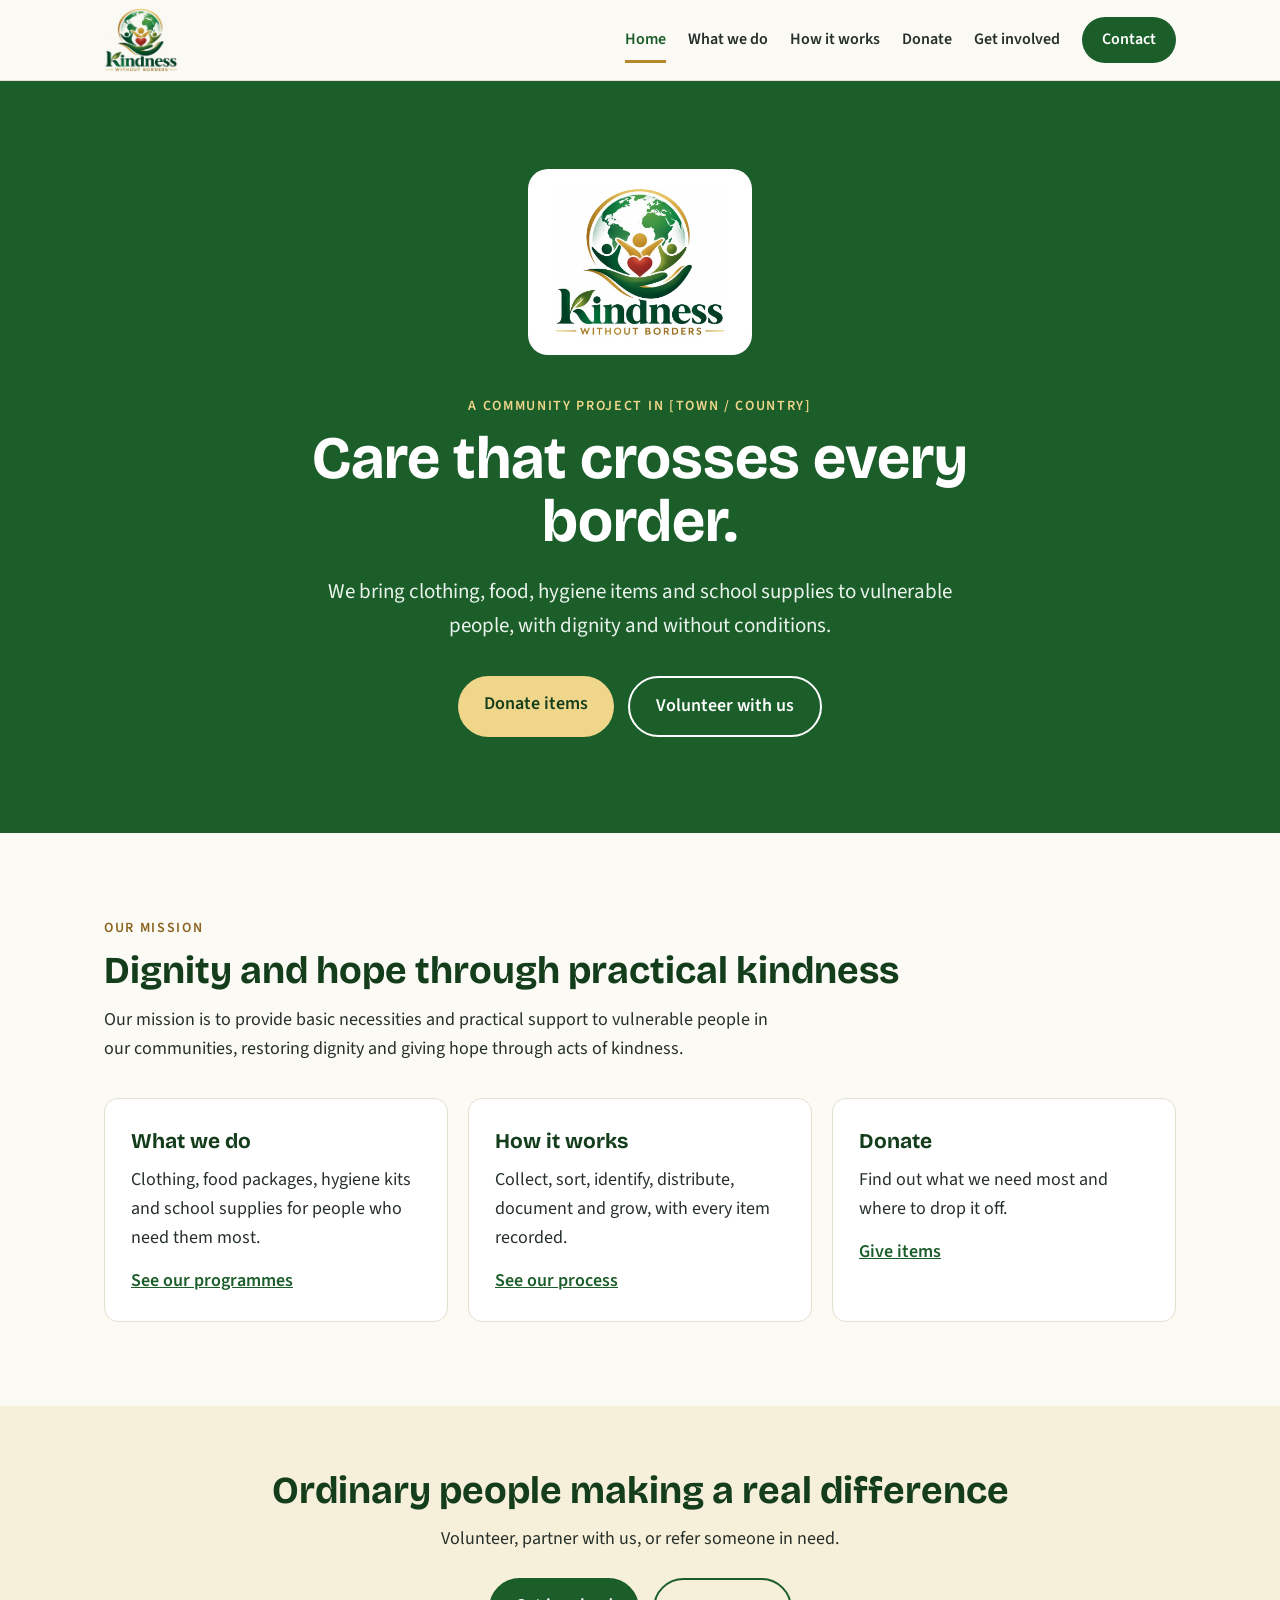
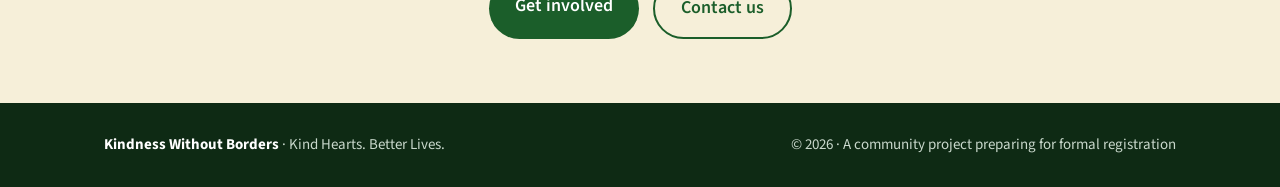
<file: index.html>
<!DOCTYPE html>
<html lang="en">
<head>
<meta charset="utf-8">
<meta name="viewport" content="width=device-width, initial-scale=1">
<title>Home | Kindness Without Borders</title>
<meta name="description" content="Kindness Without Borders gives clothing, food, hygiene items and school supplies to vulnerable people, with dignity and without conditions.">
<link rel="icon" href="logo.jpg">
<link rel="preconnect" href="https://fonts.googleapis.com">
<link rel="preconnect" href="https://fonts.gstatic.com" crossorigin>
<link href="https://fonts.googleapis.com/css2?family=Bricolage+Grotesque:wght@600;700&family=Source+Sans+3:wght@400;600&display=swap" rel="stylesheet">
<link rel="stylesheet" href="style.css">
</head>
<body>
<header>
  <div class="wrap bar">
    <a class="brand" href="index.html" aria-label="Kindness Without Borders home"><img src="logo.jpg" alt="Kindness Without Borders logo" width="73" height="64"></a>
    <button class="menu-btn" id="menuBtn" aria-expanded="false" aria-controls="mainNav">Menu</button>
    <nav id="mainNav" aria-label="Main">
      <ul>
        <li><a href="index.html" aria-current="page">Home</a></li>
        <li><a href="what-we-do.html">What we do</a></li>
        <li><a href="how-it-works.html">How it works</a></li>
        <li><a href="donate.html">Donate</a></li>
        <li><a href="get-involved.html">Get involved</a></li>
        <li><a class="cta" href="contact.html">Contact</a></li>
      </ul>
    </nav>
  </div>
</header>
<main>
<section class="hero"><div class="wrap">
  <div class="hero-logo"><img src="logo.jpg" alt="Kindness Without Borders"></div>
  <p class="eyebrow">A community project in [TOWN / COUNTRY]</p>
  <h1>Care that crosses every border.</h1>
  <p class="sub">We bring clothing, food, hygiene items and school supplies to vulnerable people, with dignity and without conditions.</p>
  <div class="actions"><a class="btn btn-gold" href="donate.html">Donate items</a><a class="btn btn-outline" href="get-involved.html">Volunteer with us</a></div>
</div></section>
<section class="section"><div class="wrap">
  <p class="eyebrow">Our mission</p>
  <h2 class="h2">Dignity and hope through practical kindness</h2>
  <p class="lead">Our mission is to provide basic necessities and practical support to vulnerable people in our communities, restoring dignity and giving hope through acts of kindness.</p>
  <div class="grid wide"><div class="card  reveal"><h3>What we do</h3><p>Clothing, food packages, hygiene kits and school supplies for people who need them most.</p><p class="links" style="margin-top:14px"><a href="what-we-do.html">See our programmes</a></p></div><div class="card  reveal"><h3>How it works</h3><p>Collect, sort, identify, distribute, document and grow, with every item recorded.</p><p class="links" style="margin-top:14px"><a href="how-it-works.html">See our process</a></p></div><div class="card  reveal"><h3>Donate</h3><p>Find out what we need most and where to drop it off.</p><p class="links" style="margin-top:14px"><a href="donate.html">Give items</a></p></div></div></div></section><section class="cta-band"><div class="wrap"><h2 class="h2">Ordinary people making a real difference</h2><p>Volunteer, partner with us, or refer someone in need.</p><div class="actions"><a class="btn btn-green" href="get-involved.html">Get involved</a><a class="btn btn-outline" style="color:var(--green);border-color:var(--green)" href="contact.html">Contact us</a></div></div></section>
</main>
<footer>
  <div class="wrap">
    <span><strong>Kindness Without Borders</strong> · Kind Hearts. Better Lives.</span>
    <span>&copy; <span id="year"></span> · A community project preparing for formal registration</span>
  </div>
</footer>
<script src="script.js"></script>
</body>
</html>
</file>
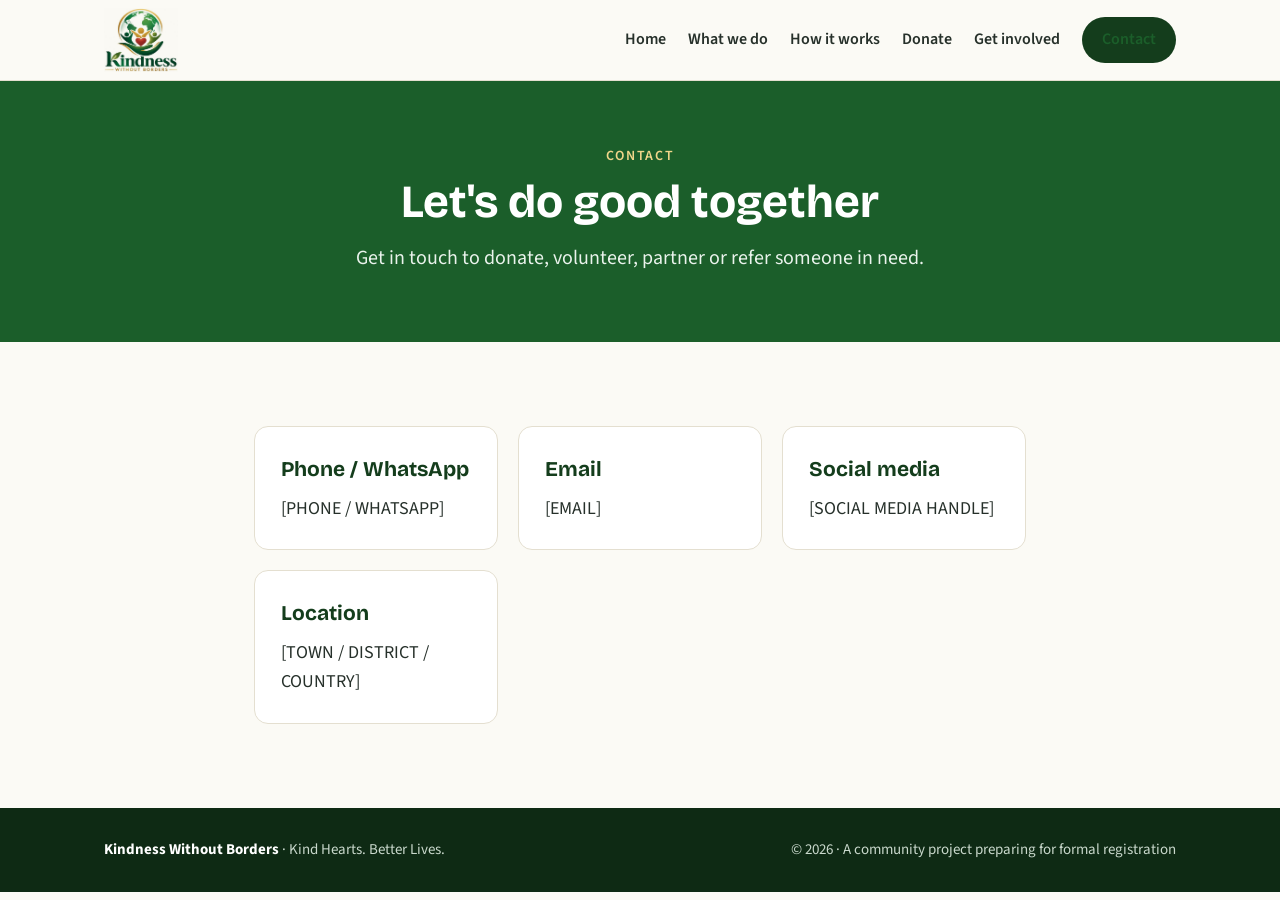
<file: contact.html>
<!DOCTYPE html>
<html lang="en">
<head>
<meta charset="utf-8">
<meta name="viewport" content="width=device-width, initial-scale=1">
<title>Contact | Kindness Without Borders</title>
<meta name="description" content="Contact Kindness Without Borders to donate, volunteer, partner or refer someone.">
<link rel="icon" href="logo.jpg">
<link rel="preconnect" href="https://fonts.googleapis.com">
<link rel="preconnect" href="https://fonts.gstatic.com" crossorigin>
<link href="https://fonts.googleapis.com/css2?family=Bricolage+Grotesque:wght@600;700&family=Source+Sans+3:wght@400;600&display=swap" rel="stylesheet">
<link rel="stylesheet" href="style.css">
</head>
<body>
<header>
  <div class="wrap bar">
    <a class="brand" href="index.html" aria-label="Kindness Without Borders home"><img src="logo.jpg" alt="Kindness Without Borders logo" width="73" height="64"></a>
    <button class="menu-btn" id="menuBtn" aria-expanded="false" aria-controls="mainNav">Menu</button>
    <nav id="mainNav" aria-label="Main">
      <ul>
        <li><a href="index.html">Home</a></li>
        <li><a href="what-we-do.html">What we do</a></li>
        <li><a href="how-it-works.html">How it works</a></li>
        <li><a href="donate.html">Donate</a></li>
        <li><a href="get-involved.html">Get involved</a></li>
        <li><a class="cta" href="contact.html" aria-current="page">Contact</a></li>
      </ul>
    </nav>
  </div>
</header>
<main>
<section class="page-hero"><div class="wrap"><p class="eyebrow">Contact</p><h1>Let's do good together</h1><p class="sub">Get in touch to donate, volunteer, partner or refer someone in need.</p></div></section>
<section class="section"><div class="wrap" style="max-width:820px"><div class="grid">
  <div class="card"><h3>Phone / WhatsApp</h3><p>[PHONE / WHATSAPP]</p></div>
  <div class="card"><h3>Email</h3><p>[EMAIL]</p></div>
  <div class="card"><h3>Social media</h3><p>[SOCIAL MEDIA HANDLE]</p></div>
  <div class="card"><h3>Location</h3><p>[TOWN / DISTRICT / COUNTRY]</p></div>
</div></div></section>
</main>
<footer>
  <div class="wrap">
    <span><strong>Kindness Without Borders</strong> · Kind Hearts. Better Lives.</span>
    <span>&copy; <span id="year"></span> · A community project preparing for formal registration</span>
  </div>
</footer>
<script src="script.js"></script>
</body>
</html>
</file>
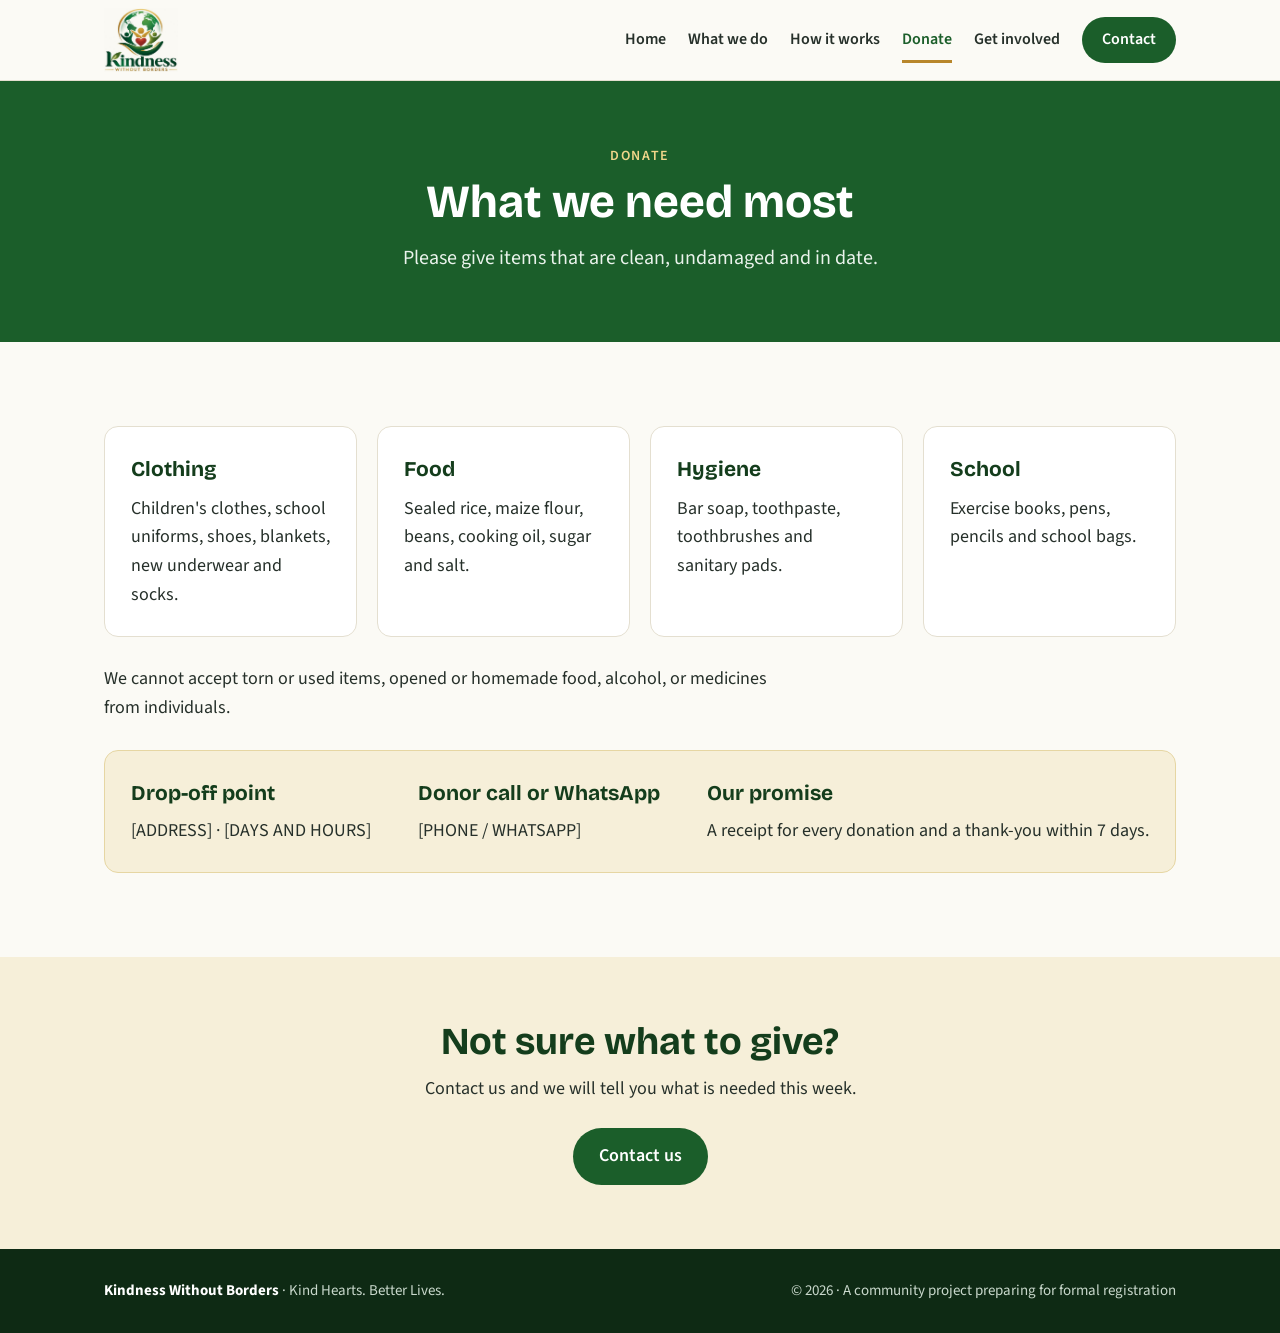
<file: donate.html>
<!DOCTYPE html>
<html lang="en">
<head>
<meta charset="utf-8">
<meta name="viewport" content="width=device-width, initial-scale=1">
<title>Donate | Kindness Without Borders</title>
<meta name="description" content="What we need most and where to drop off clothing, food, hygiene items and school supplies.">
<link rel="icon" href="logo.jpg">
<link rel="preconnect" href="https://fonts.googleapis.com">
<link rel="preconnect" href="https://fonts.gstatic.com" crossorigin>
<link href="https://fonts.googleapis.com/css2?family=Bricolage+Grotesque:wght@600;700&family=Source+Sans+3:wght@400;600&display=swap" rel="stylesheet">
<link rel="stylesheet" href="style.css">
</head>
<body>
<header>
  <div class="wrap bar">
    <a class="brand" href="index.html" aria-label="Kindness Without Borders home"><img src="logo.jpg" alt="Kindness Without Borders logo" width="73" height="64"></a>
    <button class="menu-btn" id="menuBtn" aria-expanded="false" aria-controls="mainNav">Menu</button>
    <nav id="mainNav" aria-label="Main">
      <ul>
        <li><a href="index.html">Home</a></li>
        <li><a href="what-we-do.html">What we do</a></li>
        <li><a href="how-it-works.html">How it works</a></li>
        <li><a href="donate.html" aria-current="page">Donate</a></li>
        <li><a href="get-involved.html">Get involved</a></li>
        <li><a class="cta" href="contact.html">Contact</a></li>
      </ul>
    </nav>
  </div>
</header>
<main>
<section class="page-hero"><div class="wrap"><p class="eyebrow">Donate</p><h1>What we need most</h1><p class="sub">Please give items that are clean, undamaged and in date.</p></div></section>
<section class="section"><div class="wrap"><div class="grid"><div class="card  reveal"><h3>Clothing</h3><p>Children's clothes, school uniforms, shoes, blankets, new underwear and socks.</p></div><div class="card  reveal"><h3>Food</h3><p>Sealed rice, maize flour, beans, cooking oil, sugar and salt.</p></div><div class="card  reveal"><h3>Hygiene</h3><p>Bar soap, toothpaste, toothbrushes and sanitary pads.</p></div><div class="card  reveal"><h3>School</h3><p>Exercise books, pens, pencils and school bags.</p></div></div>
<p class="lead" style="margin-top:28px;margin-bottom:0">We cannot accept torn or used items, opened or homemade food, alcohol, or medicines from individuals.</p>
<div class="card sand strip" style="margin-top:28px">
  <div><h3>Drop-off point</h3><p>[ADDRESS] · [DAYS AND HOURS]</p></div>
  <div><h3>Donor call or WhatsApp</h3><p>[PHONE / WHATSAPP]</p></div>
  <div><h3>Our promise</h3><p>A receipt for every donation and a thank-you within 7 days.</p></div>
</div></div></section><section class="cta-band"><div class="wrap"><h2 class="h2">Not sure what to give?</h2><p>Contact us and we will tell you what is needed this week.</p><div class="actions"><a class="btn btn-green" href="contact.html">Contact us</a></div></div></section>
</main>
<footer>
  <div class="wrap">
    <span><strong>Kindness Without Borders</strong> · Kind Hearts. Better Lives.</span>
    <span>&copy; <span id="year"></span> · A community project preparing for formal registration</span>
  </div>
</footer>
<script src="script.js"></script>
</body>
</html>
</file>
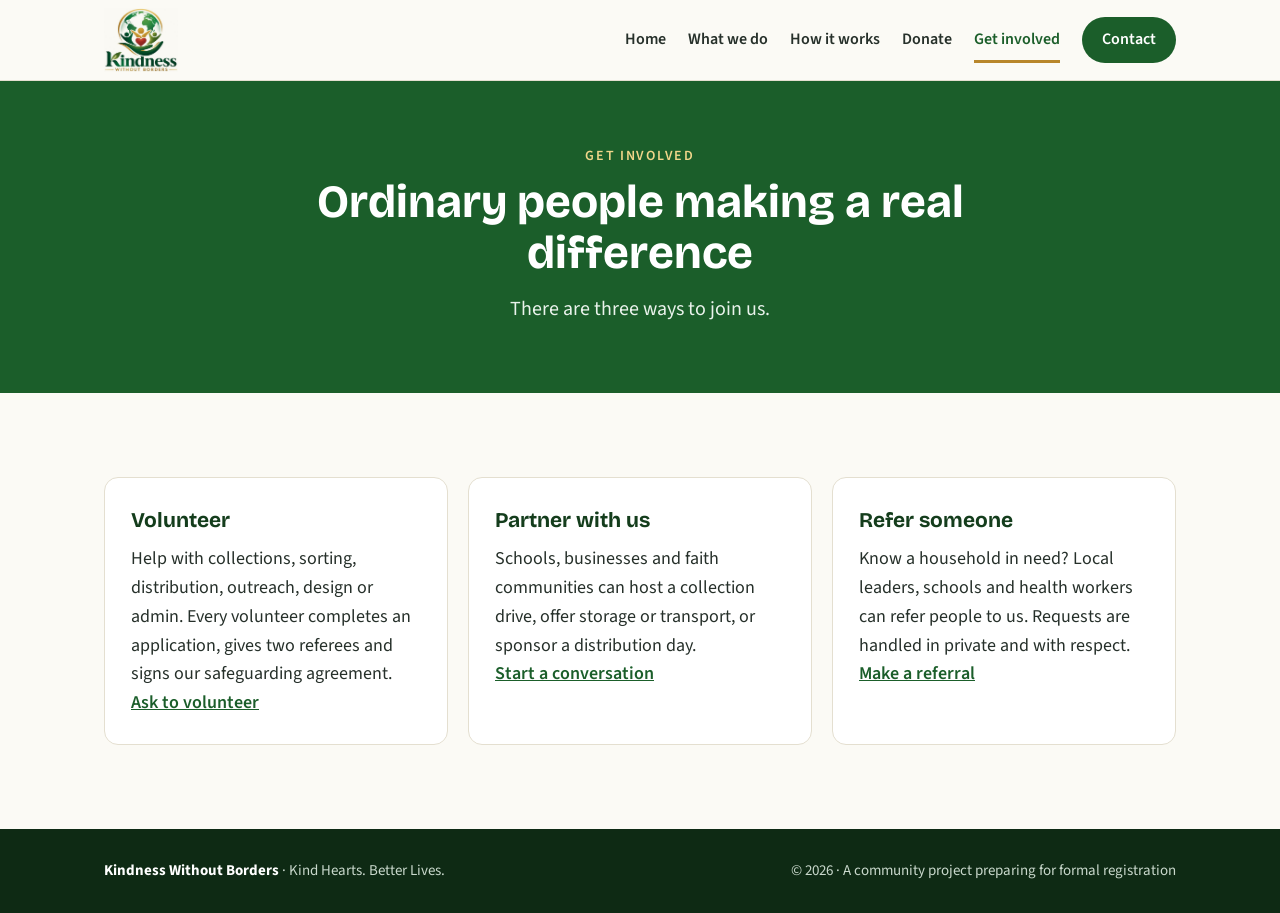
<file: get-involved.html>
<!DOCTYPE html>
<html lang="en">
<head>
<meta charset="utf-8">
<meta name="viewport" content="width=device-width, initial-scale=1">
<title>Get involved | Kindness Without Borders</title>
<meta name="description" content="Volunteer, partner with Kindness Without Borders, or refer someone in need.">
<link rel="icon" href="logo.jpg">
<link rel="preconnect" href="https://fonts.googleapis.com">
<link rel="preconnect" href="https://fonts.gstatic.com" crossorigin>
<link href="https://fonts.googleapis.com/css2?family=Bricolage+Grotesque:wght@600;700&family=Source+Sans+3:wght@400;600&display=swap" rel="stylesheet">
<link rel="stylesheet" href="style.css">
</head>
<body>
<header>
  <div class="wrap bar">
    <a class="brand" href="index.html" aria-label="Kindness Without Borders home"><img src="logo.jpg" alt="Kindness Without Borders logo" width="73" height="64"></a>
    <button class="menu-btn" id="menuBtn" aria-expanded="false" aria-controls="mainNav">Menu</button>
    <nav id="mainNav" aria-label="Main">
      <ul>
        <li><a href="index.html">Home</a></li>
        <li><a href="what-we-do.html">What we do</a></li>
        <li><a href="how-it-works.html">How it works</a></li>
        <li><a href="donate.html">Donate</a></li>
        <li><a href="get-involved.html" aria-current="page">Get involved</a></li>
        <li><a class="cta" href="contact.html">Contact</a></li>
      </ul>
    </nav>
  </div>
</header>
<main>
<section class="page-hero"><div class="wrap"><p class="eyebrow">Get involved</p><h1>Ordinary people making a real difference</h1><p class="sub">There are three ways to join us.</p></div></section>
<section class="section"><div class="wrap"><div class="grid wide"><div class="card  reveal"><h3>Volunteer</h3><p>Help with collections, sorting, distribution, outreach, design or admin. Every volunteer completes an application, gives two referees and signs our safeguarding agreement.</p><p class="links"><a href="contact.html">Ask to volunteer</a></p></div><div class="card  reveal"><h3>Partner with us</h3><p>Schools, businesses and faith communities can host a collection drive, offer storage or transport, or sponsor a distribution day.</p><p class="links"><a href="contact.html">Start a conversation</a></p></div><div class="card  reveal"><h3>Refer someone</h3><p>Know a household in need? Local leaders, schools and health workers can refer people to us. Requests are handled in private and with respect.</p><p class="links"><a href="contact.html">Make a referral</a></p></div></div></div></section>
</main>
<footer>
  <div class="wrap">
    <span><strong>Kindness Without Borders</strong> · Kind Hearts. Better Lives.</span>
    <span>&copy; <span id="year"></span> · A community project preparing for formal registration</span>
  </div>
</footer>
<script src="script.js"></script>
</body>
</html>
</file>
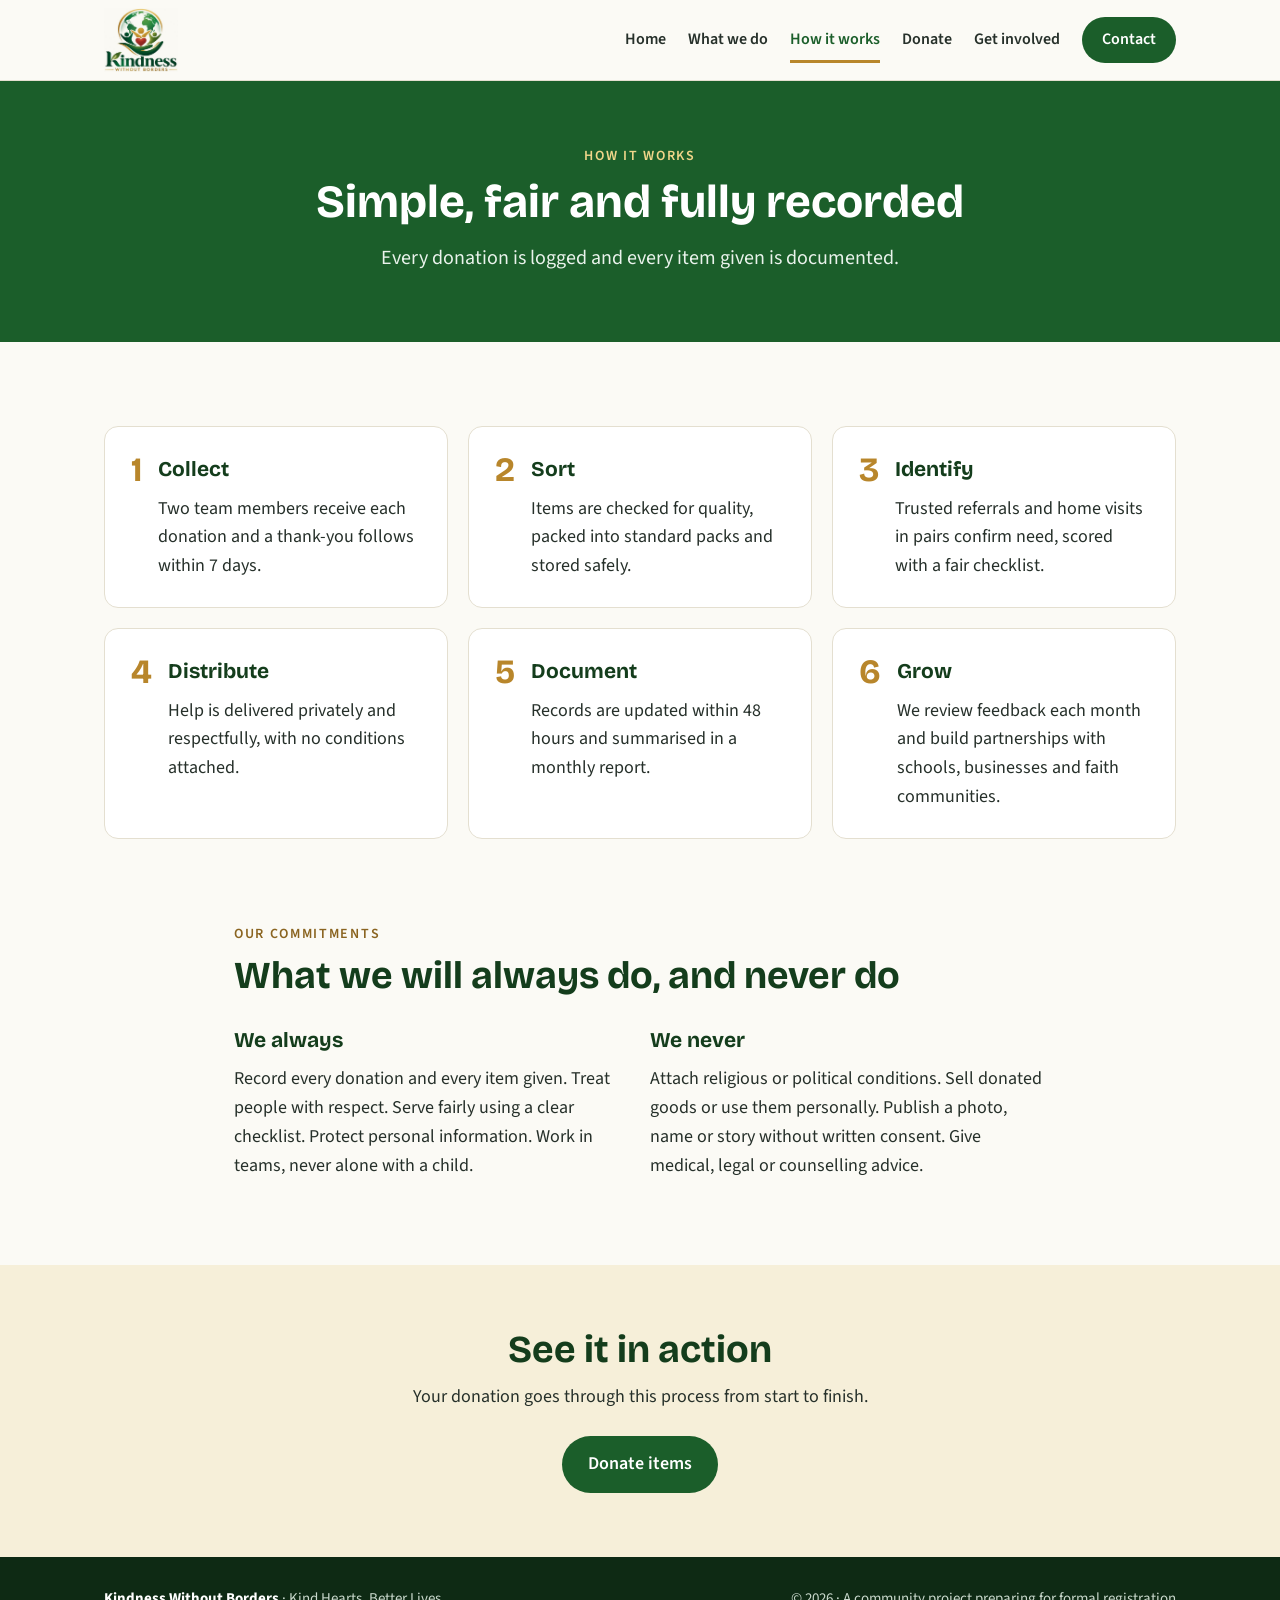
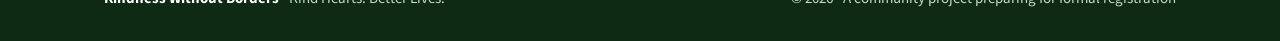
<file: how-it-works.html>
<!DOCTYPE html>
<html lang="en">
<head>
<meta charset="utf-8">
<meta name="viewport" content="width=device-width, initial-scale=1">
<title>How it works | Kindness Without Borders</title>
<meta name="description" content="Our six-step process: collect, sort, identify, distribute, document and grow.">
<link rel="icon" href="logo.jpg">
<link rel="preconnect" href="https://fonts.googleapis.com">
<link rel="preconnect" href="https://fonts.gstatic.com" crossorigin>
<link href="https://fonts.googleapis.com/css2?family=Bricolage+Grotesque:wght@600;700&family=Source+Sans+3:wght@400;600&display=swap" rel="stylesheet">
<link rel="stylesheet" href="style.css">
</head>
<body>
<header>
  <div class="wrap bar">
    <a class="brand" href="index.html" aria-label="Kindness Without Borders home"><img src="logo.jpg" alt="Kindness Without Borders logo" width="73" height="64"></a>
    <button class="menu-btn" id="menuBtn" aria-expanded="false" aria-controls="mainNav">Menu</button>
    <nav id="mainNav" aria-label="Main">
      <ul>
        <li><a href="index.html">Home</a></li>
        <li><a href="what-we-do.html">What we do</a></li>
        <li><a href="how-it-works.html" aria-current="page">How it works</a></li>
        <li><a href="donate.html">Donate</a></li>
        <li><a href="get-involved.html">Get involved</a></li>
        <li><a class="cta" href="contact.html">Contact</a></li>
      </ul>
    </nav>
  </div>
</header>
<main>
<section class="page-hero"><div class="wrap"><p class="eyebrow">How it works</p><h1>Simple, fair and fully recorded</h1><p class="sub">Every donation is logged and every item given is documented.</p></div></section>
<section class="section"><div class="wrap"><div class="grid wide"><div class="card step reveal"><span class="num">1</span><div><h3>Collect</h3><p>Two team members receive each donation and a thank-you follows within 7 days.</p></div></div><div class="card step reveal"><span class="num">2</span><div><h3>Sort</h3><p>Items are checked for quality, packed into standard packs and stored safely.</p></div></div><div class="card step reveal"><span class="num">3</span><div><h3>Identify</h3><p>Trusted referrals and home visits in pairs confirm need, scored with a fair checklist.</p></div></div><div class="card step reveal"><span class="num">4</span><div><h3>Distribute</h3><p>Help is delivered privately and respectfully, with no conditions attached.</p></div></div><div class="card step reveal"><span class="num">5</span><div><h3>Document</h3><p>Records are updated within 48 hours and summarised in a monthly report.</p></div></div><div class="card step reveal"><span class="num">6</span><div><h3>Grow</h3><p>We review feedback each month and build partnerships with schools, businesses and faith communities.</p></div></div></div></div></section>
<section class="section" style="padding-top:0"><div class="wrap" style="max-width:860px">
  <p class="eyebrow">Our commitments</p><h2 class="h2" style="margin-bottom:26px">What we will always do, and never do</h2>
  <div class="grid wide">
    <div><h3 style="margin-bottom:8px">We always</h3><p>Record every donation and every item given. Treat people with respect. Serve fairly using a clear checklist. Protect personal information. Work in teams, never alone with a child.</p></div>
    <div><h3 style="margin-bottom:8px">We never</h3><p>Attach religious or political conditions. Sell donated goods or use them personally. Publish a photo, name or story without written consent. Give medical, legal or counselling advice.</p></div>
  </div></div></section><section class="cta-band"><div class="wrap"><h2 class="h2">See it in action</h2><p>Your donation goes through this process from start to finish.</p><div class="actions"><a class="btn btn-green" href="donate.html">Donate items</a></div></div></section>
</main>
<footer>
  <div class="wrap">
    <span><strong>Kindness Without Borders</strong> · Kind Hearts. Better Lives.</span>
    <span>&copy; <span id="year"></span> · A community project preparing for formal registration</span>
  </div>
</footer>
<script src="script.js"></script>
</body>
</html>
</file>
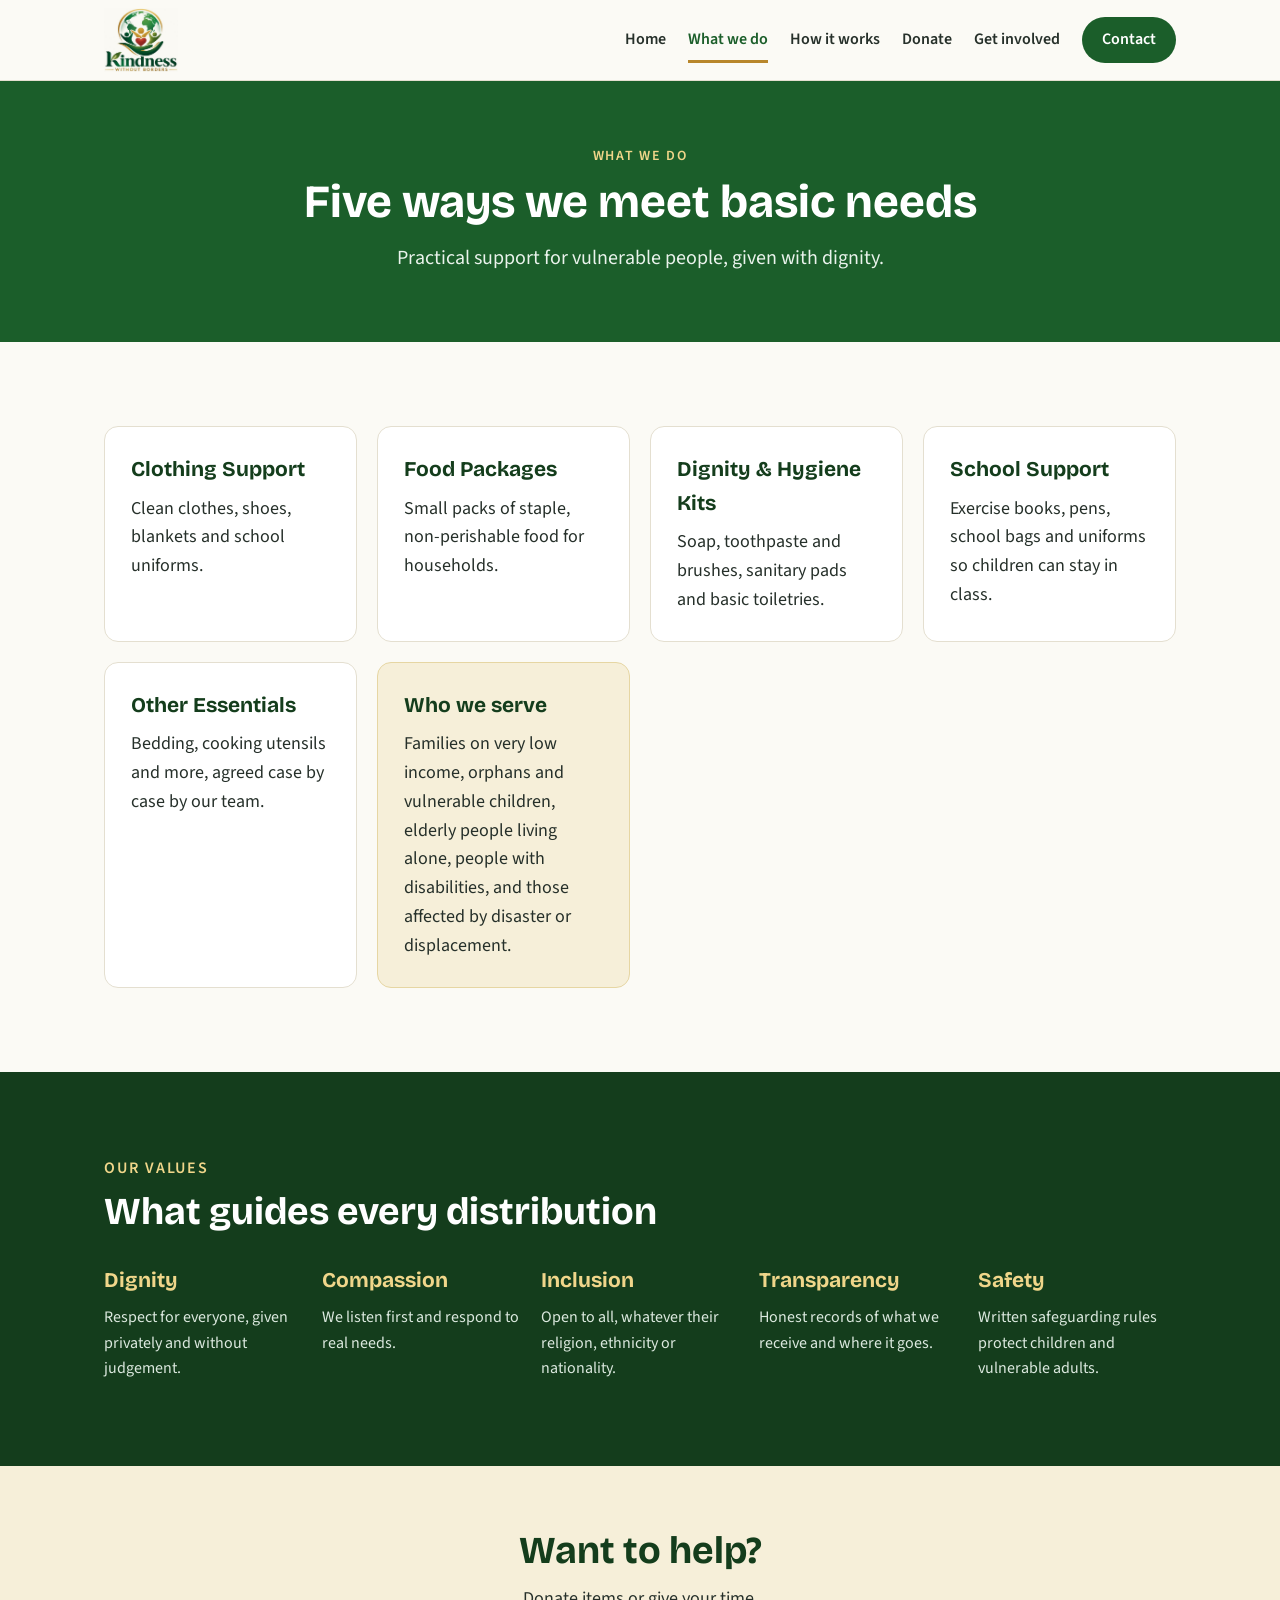
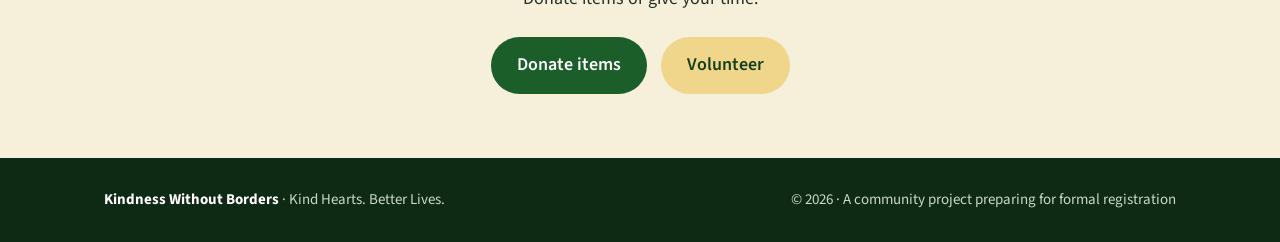
<file: what-we-do.html>
<!DOCTYPE html>
<html lang="en">
<head>
<meta charset="utf-8">
<meta name="viewport" content="width=device-width, initial-scale=1">
<title>What we do | Kindness Without Borders</title>
<meta name="description" content="Our five programmes: clothing, food, hygiene kits, school support and other essentials.">
<link rel="icon" href="logo.jpg">
<link rel="preconnect" href="https://fonts.googleapis.com">
<link rel="preconnect" href="https://fonts.gstatic.com" crossorigin>
<link href="https://fonts.googleapis.com/css2?family=Bricolage+Grotesque:wght@600;700&family=Source+Sans+3:wght@400;600&display=swap" rel="stylesheet">
<link rel="stylesheet" href="style.css">
</head>
<body>
<header>
  <div class="wrap bar">
    <a class="brand" href="index.html" aria-label="Kindness Without Borders home"><img src="logo.jpg" alt="Kindness Without Borders logo" width="73" height="64"></a>
    <button class="menu-btn" id="menuBtn" aria-expanded="false" aria-controls="mainNav">Menu</button>
    <nav id="mainNav" aria-label="Main">
      <ul>
        <li><a href="index.html">Home</a></li>
        <li><a href="what-we-do.html" aria-current="page">What we do</a></li>
        <li><a href="how-it-works.html">How it works</a></li>
        <li><a href="donate.html">Donate</a></li>
        <li><a href="get-involved.html">Get involved</a></li>
        <li><a class="cta" href="contact.html">Contact</a></li>
      </ul>
    </nav>
  </div>
</header>
<main>
<section class="page-hero"><div class="wrap"><p class="eyebrow">What we do</p><h1>Five ways we meet basic needs</h1><p class="sub">Practical support for vulnerable people, given with dignity.</p></div></section>
<section class="section"><div class="wrap"><div class="grid"><div class="card  reveal"><h3>Clothing Support</h3><p>Clean clothes, shoes, blankets and school uniforms.</p></div><div class="card  reveal"><h3>Food Packages</h3><p>Small packs of staple, non-perishable food for households.</p></div><div class="card  reveal"><h3>Dignity &amp; Hygiene Kits</h3><p>Soap, toothpaste and brushes, sanitary pads and basic toiletries.</p></div><div class="card  reveal"><h3>School Support</h3><p>Exercise books, pens, school bags and uniforms so children can stay in class.</p></div><div class="card  reveal"><h3>Other Essentials</h3><p>Bedding, cooking utensils and more, agreed case by case by our team.</p></div><div class="card sand reveal"><h3>Who we serve</h3><p>Families on very low income, orphans and vulnerable children, elderly people living alone, people with disabilities, and those affected by disaster or displacement.</p></div></div></div></section>
<section class="section values"><div class="wrap">
  <p class="eyebrow">Our values</p><h2 class="h2">What guides every distribution</h2>
  <div class="grid">
    <div><h3>Dignity</h3><p>Respect for everyone, given privately and without judgement.</p></div>
    <div><h3>Compassion</h3><p>We listen first and respond to real needs.</p></div>
    <div><h3>Inclusion</h3><p>Open to all, whatever their religion, ethnicity or nationality.</p></div>
    <div><h3>Transparency</h3><p>Honest records of what we receive and where it goes.</p></div>
    <div><h3>Safety</h3><p>Written safeguarding rules protect children and vulnerable adults.</p></div>
  </div></div></section><section class="cta-band"><div class="wrap"><h2 class="h2">Want to help?</h2><p>Donate items or give your time.</p><div class="actions"><a class="btn btn-green" href="donate.html">Donate items</a><a class="btn btn-gold" href="get-involved.html">Volunteer</a></div></div></section>
</main>
<footer>
  <div class="wrap">
    <span><strong>Kindness Without Borders</strong> · Kind Hearts. Better Lives.</span>
    <span>&copy; <span id="year"></span> · A community project preparing for formal registration</span>
  </div>
</footer>
<script src="script.js"></script>
</body>
</html>
</file>
<file: style.css>
:root{
  --green:#1B5E2A; --green-dark:#143D1C; --green-deep:#0E2A14;
  --gold:#B8862B; --gold-text:#8A6420; --gold-light:#F0D68A; --cream:#FBFAF5;
  --sand:#F6EFD9; --line:#E4DFD0; --ink:#26302A; --red:#B03A2E;
}
*{box-sizing:border-box}
html{scroll-behavior:smooth;scroll-padding-top:80px}
body{margin:0;font-family:'Source Sans 3',Helvetica,Arial,sans-serif;font-size:18px;line-height:1.6;color:var(--ink);background:var(--cream)}
h1,h2,h3{font-family:'Bricolage Grotesque',Georgia,serif;color:var(--green-dark);margin:0}
p{margin:0}
a{color:var(--green)}
a:hover{color:var(--gold-text)}
.wrap{max-width:1120px;margin:0 auto;padding:0 24px}
.section{padding:84px 0}
.eyebrow{font-size:14px;font-weight:600;letter-spacing:.12em;text-transform:uppercase;color:var(--gold-text);margin-bottom:10px}
.h2{font-size:38px;line-height:1.12;margin-bottom:14px}
.lead{max-width:680px;margin-bottom:34px}
.grid{display:grid;gap:20px;grid-template-columns:repeat(auto-fit,minmax(240px,1fr))}
.grid.wide{grid-template-columns:repeat(auto-fit,minmax(300px,1fr))}
.card{background:#fff;border:1px solid var(--line);border-radius:14px;padding:26px}
.card h3{font-size:21px;margin-bottom:8px}
.card.sand{background:var(--sand);border-color:#E6D6A3}
.btn{display:inline-block;padding:14px 26px;border-radius:999px;font-weight:600;text-decoration:none}
.btn-gold{background:var(--gold-light);color:var(--green-dark)}
.btn-gold:hover{background:#fff;color:var(--green-dark)}
.btn-outline{border:2px solid #fff;color:#fff}
.btn-outline:hover{background:#fff;color:var(--green)}

/* Header */
header{position:sticky;top:0;z-index:10;background:var(--cream);border-bottom:1px solid var(--line)}
.bar{display:flex;align-items:center;justify-content:space-between;gap:16px;padding-top:8px;padding-bottom:8px}
.brand{display:flex;align-items:center;gap:12px;text-decoration:none}
.brand img{height:64px;width:auto;display:block;mix-blend-mode:multiply}
.hero-logo{background:#fff;border-radius:20px;padding:18px 26px;display:inline-block;margin-bottom:30px}
.hero-logo img{height:150px;width:auto;display:block}
.brand strong{display:block;font-family:'Bricolage Grotesque',Georgia,serif;font-size:20px;color:var(--green-dark);line-height:1.15}
.brand small{display:block;font-size:14px;font-weight:600;color:var(--gold-text)}
nav ul{display:flex;gap:6px 22px;list-style:none;margin:0;padding:0;align-items:center}
nav a{text-decoration:none;color:var(--ink);font-weight:600;font-size:16px;padding:10px 0;display:inline-block}
nav a:hover,nav a.active{color:var(--green)}
nav a.cta{color:#fff;background:var(--green);padding:10px 20px;border-radius:999px}
nav a.cta:hover{background:var(--green-dark);color:#fff}
.menu-btn{display:none;background:none;border:2px solid var(--green);color:var(--green);border-radius:10px;padding:8px 14px;font:600 16px inherit;font-family:inherit;cursor:pointer;min-height:44px}

/* Hero */
.hero{background:var(--green);color:#fff;text-align:center}
.hero .wrap{max-width:900px;padding-top:88px;padding-bottom:96px}
.hero .eyebrow{color:var(--gold-light)}
.hero h1{color:#fff;font-size:60px;line-height:1.05;margin-bottom:22px}
.hero p.sub{font-size:21px;max-width:680px;margin:0 auto 34px;color:#EAF3EC}
.hero .actions{display:flex;flex-wrap:wrap;gap:14px;justify-content:center}

/* Steps */
.step{display:flex;gap:16px}
.step .num{font-family:'Bricolage Grotesque',Georgia,serif;font-size:34px;font-weight:700;color:var(--gold);line-height:1}

/* Values */
.values{background:var(--green-dark);color:#fff}
.values .h2{color:#fff;margin-bottom:30px}
.values .eyebrow{color:var(--gold-light)}
.values .grid{grid-template-columns:repeat(auto-fit,minmax(170px,1fr))}
.values h3{color:var(--gold-light);font-size:21px;margin-bottom:8px}
.values p{font-size:16px;color:#DCE9DF}

/* Donate info strip */
.strip{margin-top:20px;display:flex;flex-wrap:wrap;gap:16px 40px;justify-content:space-between}
.strip h3{font-size:21px;margin-bottom:6px}

/* Get involved */
.involved{background:#fff;border-top:1px solid var(--line);border-bottom:1px solid var(--line)}
.involved .card{background:var(--cream)}
.involved .card p{margin-bottom:16px}
.involved .card a{font-weight:600}

/* Contact */
.contact{background:var(--green);color:#fff;text-align:center;padding:80px 0}
.contact .wrap{max-width:820px}
.contact h2{color:#fff;margin-bottom:12px}
.contact p.sub{color:#EAF3EC;margin-bottom:28px}
.contact .details{display:flex;flex-wrap:wrap;gap:12px 36px;justify-content:center;font-size:19px}
.contact .place{margin-top:14px;color:var(--gold-light)}

footer{background:var(--green-deep);color:#C9D8CC;padding:30px 0;font-size:15px}
footer .wrap{display:flex;flex-wrap:wrap;gap:8px 24px;justify-content:space-between}
footer strong{color:#fff}

a:focus-visible,button:focus-visible{outline:3px solid var(--gold);outline-offset:3px}

/* Scroll reveal */
.reveal{opacity:0;transform:translateY(16px);transition:opacity .6s ease,transform .6s ease}
.reveal.in{opacity:1;transform:none}
@media (prefers-reduced-motion:reduce){.reveal{opacity:1;transform:none;transition:none}html{scroll-behavior:auto}}

/* Mobile */
@media (max-width:820px){
  .menu-btn{display:inline-block}
  nav{position:absolute;left:0;right:0;top:100%;background:var(--cream);border-bottom:1px solid var(--line);display:none}
  nav.open{display:block}
  nav ul{flex-direction:column;align-items:stretch;gap:0;padding:8px 24px 18px}
  nav a{display:block;padding:14px 0;border-bottom:1px solid var(--line)}
  nav a.cta{text-align:center;margin-top:12px;border:0}
  .hero h1{font-size:40px}
  .hero p.sub{font-size:19px}
  .hero .wrap{padding-top:64px;padding-bottom:70px}
  .h2{font-size:30px}
  .section{padding:60px 0}
}

.page-hero{background:var(--green);color:#fff;text-align:center}
.page-hero .wrap{max-width:820px;padding-top:64px;padding-bottom:68px}
.page-hero .eyebrow{color:var(--gold-light)}
.page-hero h1{color:#fff;font-size:46px;line-height:1.1;margin-bottom:14px}
.page-hero p.sub{font-size:20px;color:#EAF3EC}
.cta-band{background:var(--sand);text-align:center;padding:64px 0}
.cta-band h2{margin-bottom:12px}
.cta-band .actions{display:flex;flex-wrap:wrap;gap:14px;justify-content:center;margin-top:24px}
.btn-green{background:var(--green);color:#fff}.btn-green:hover{background:var(--green-dark);color:#fff}
.links a{font-weight:600}
nav a[aria-current="page"]{color:var(--green);box-shadow:inset 0 -3px 0 var(--gold)}
nav a.cta[aria-current="page"]{box-shadow:none;background:var(--green-dark)}
@media (max-width:820px){.page-hero h1{font-size:34px}.page-hero .wrap{padding-top:48px;padding-bottom:52px}nav a[aria-current="page"]{box-shadow:none;color:var(--gold-text)}}
</file>
